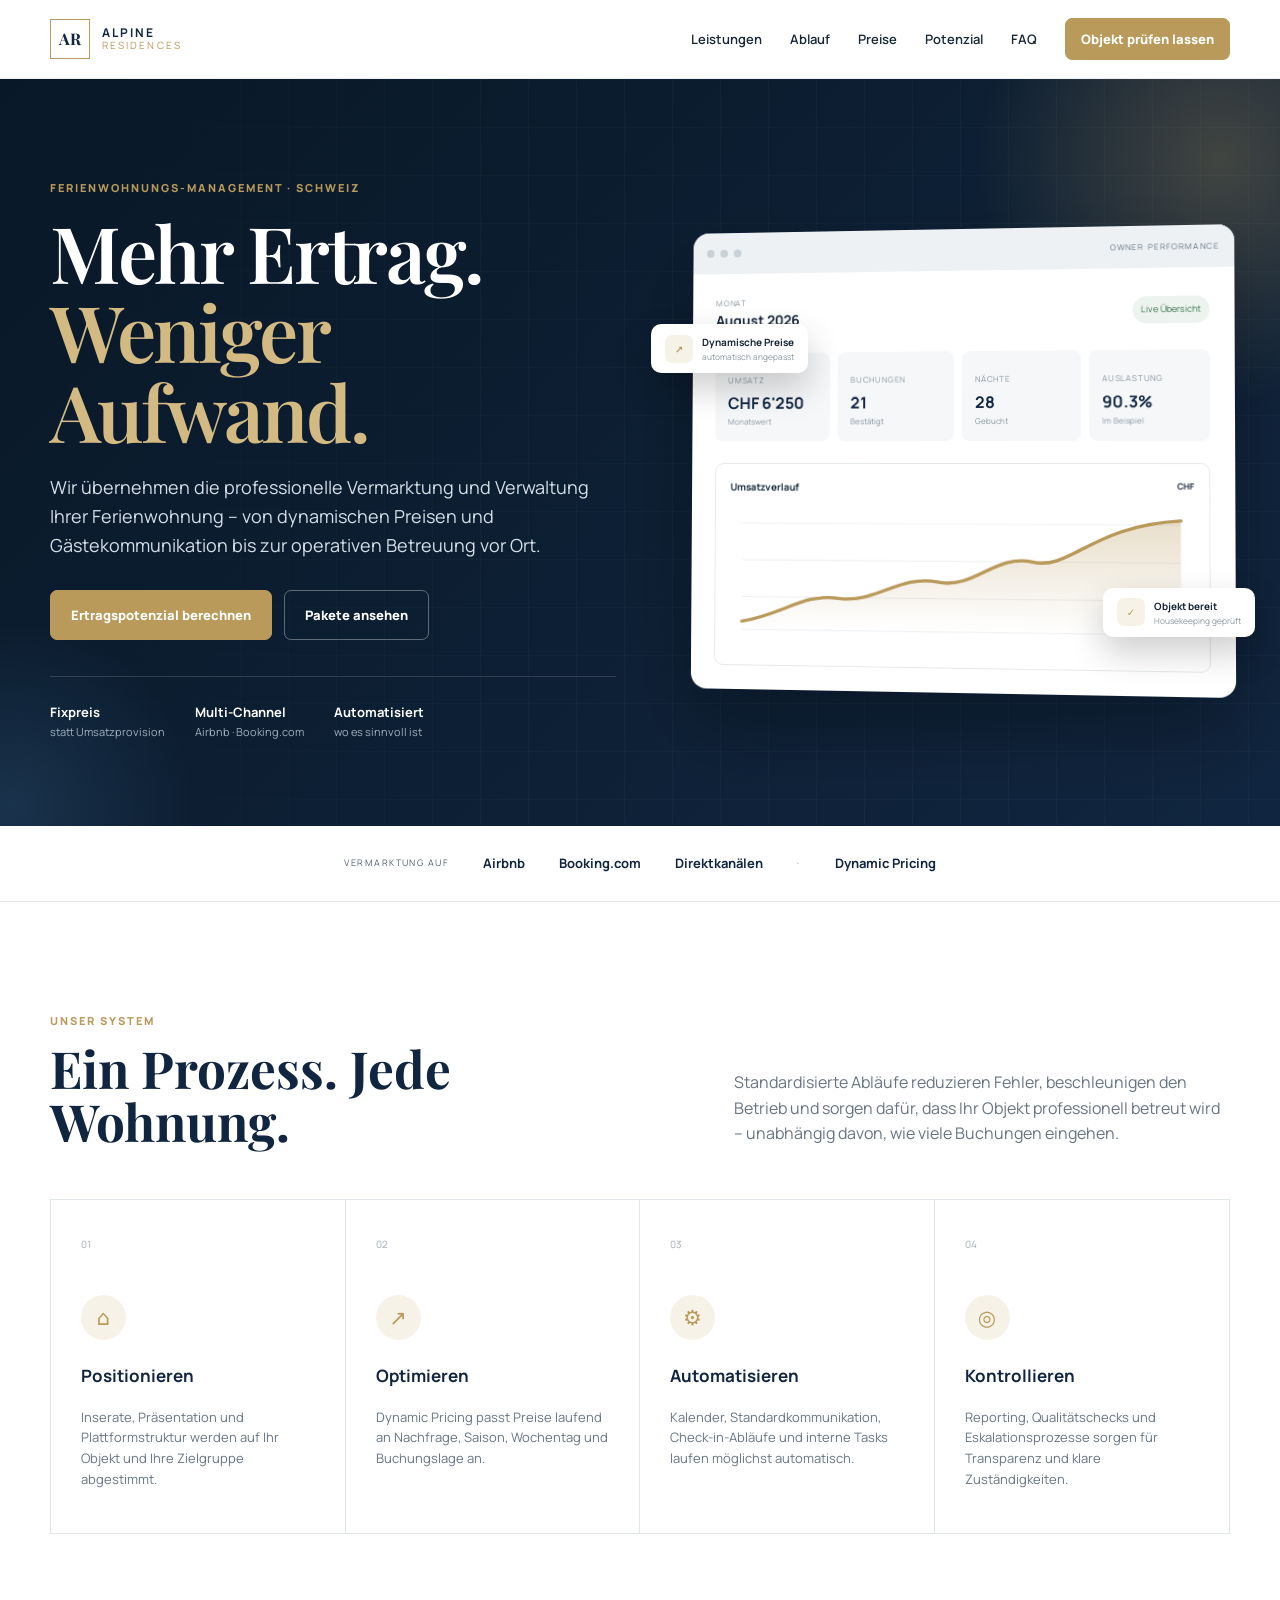
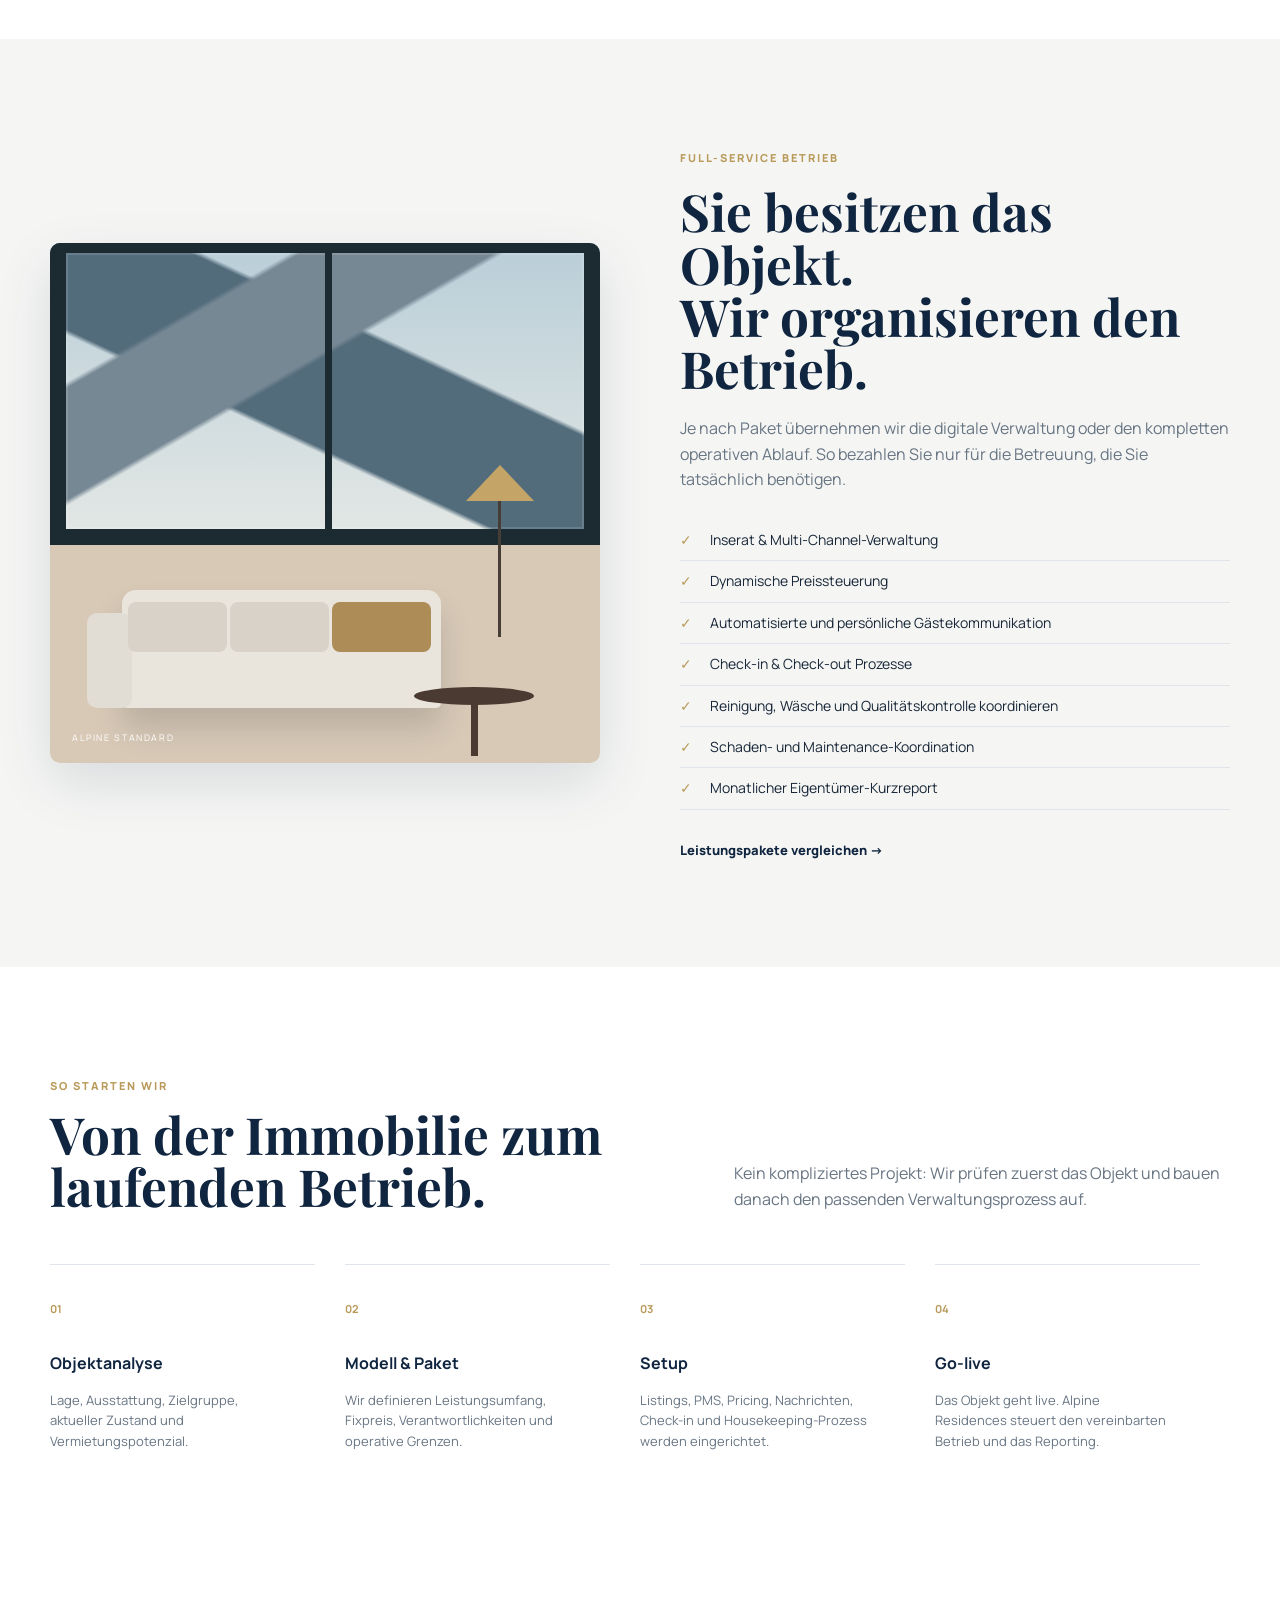
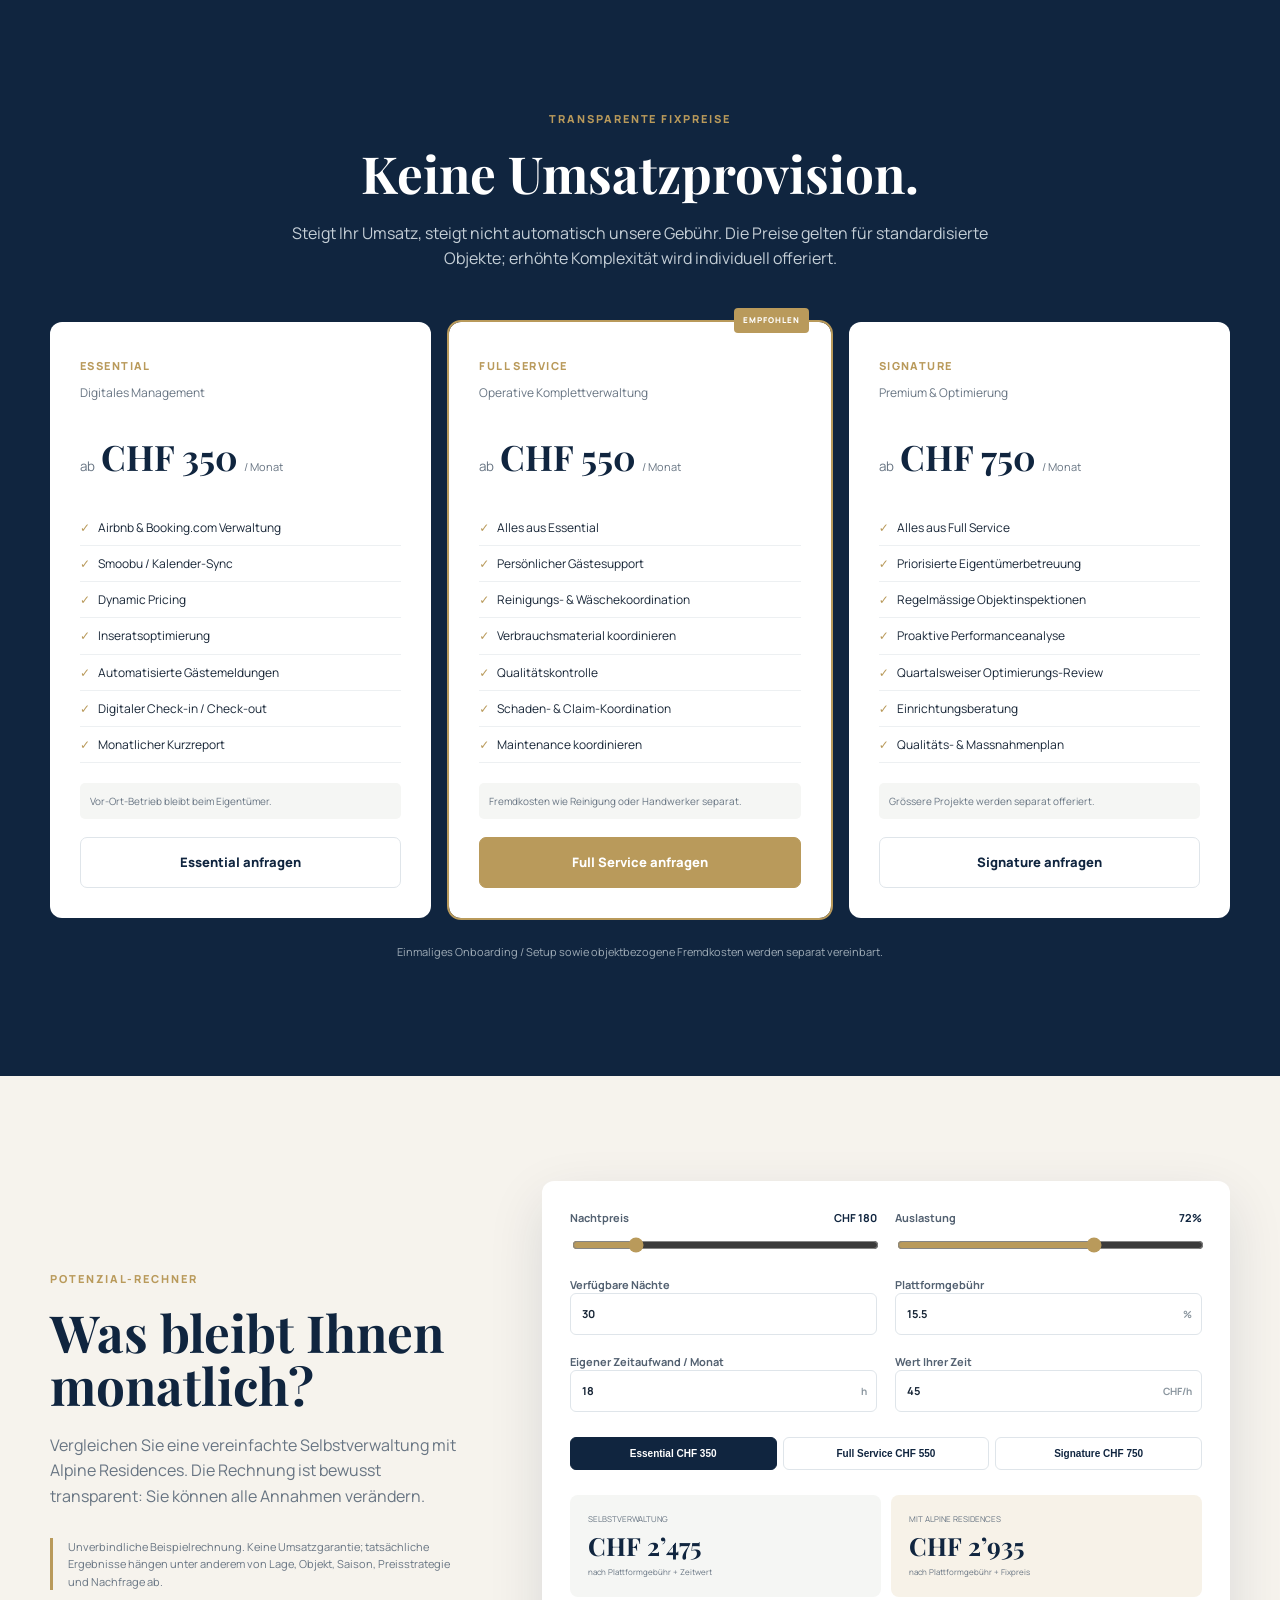
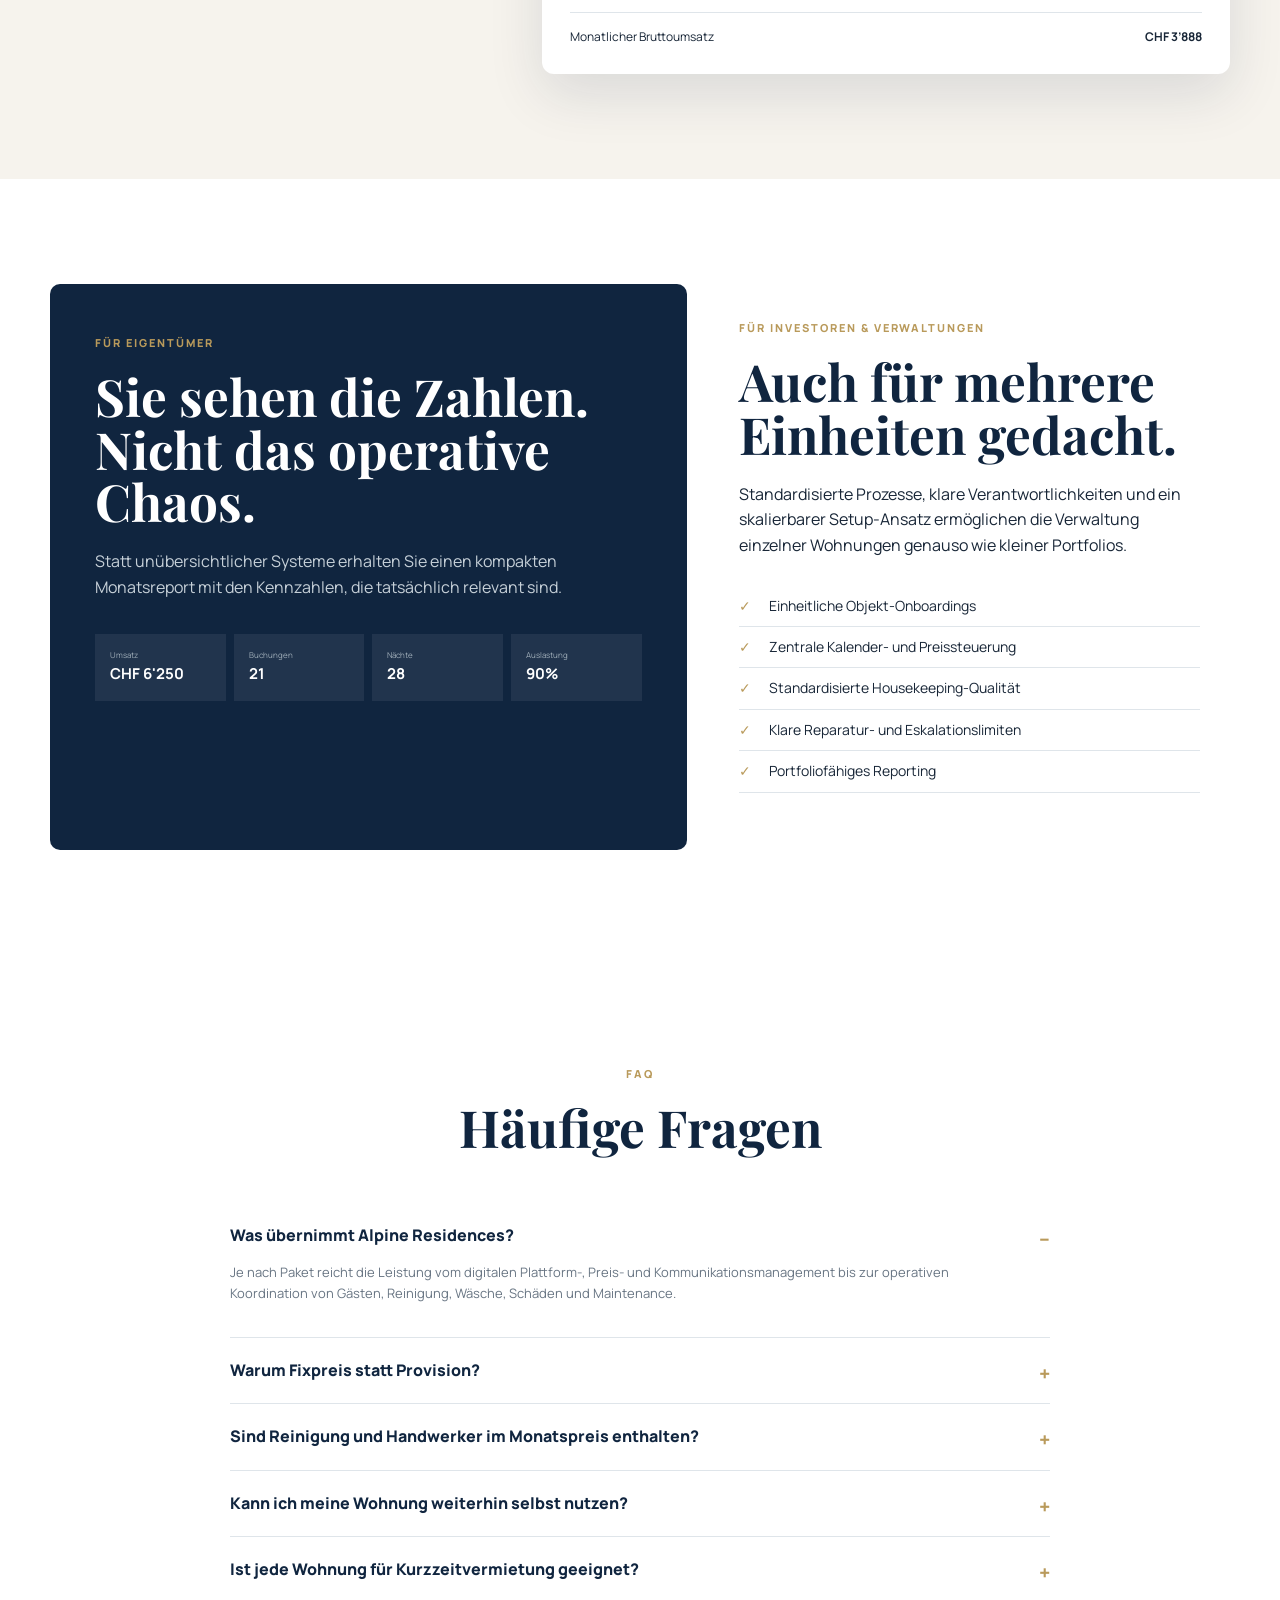
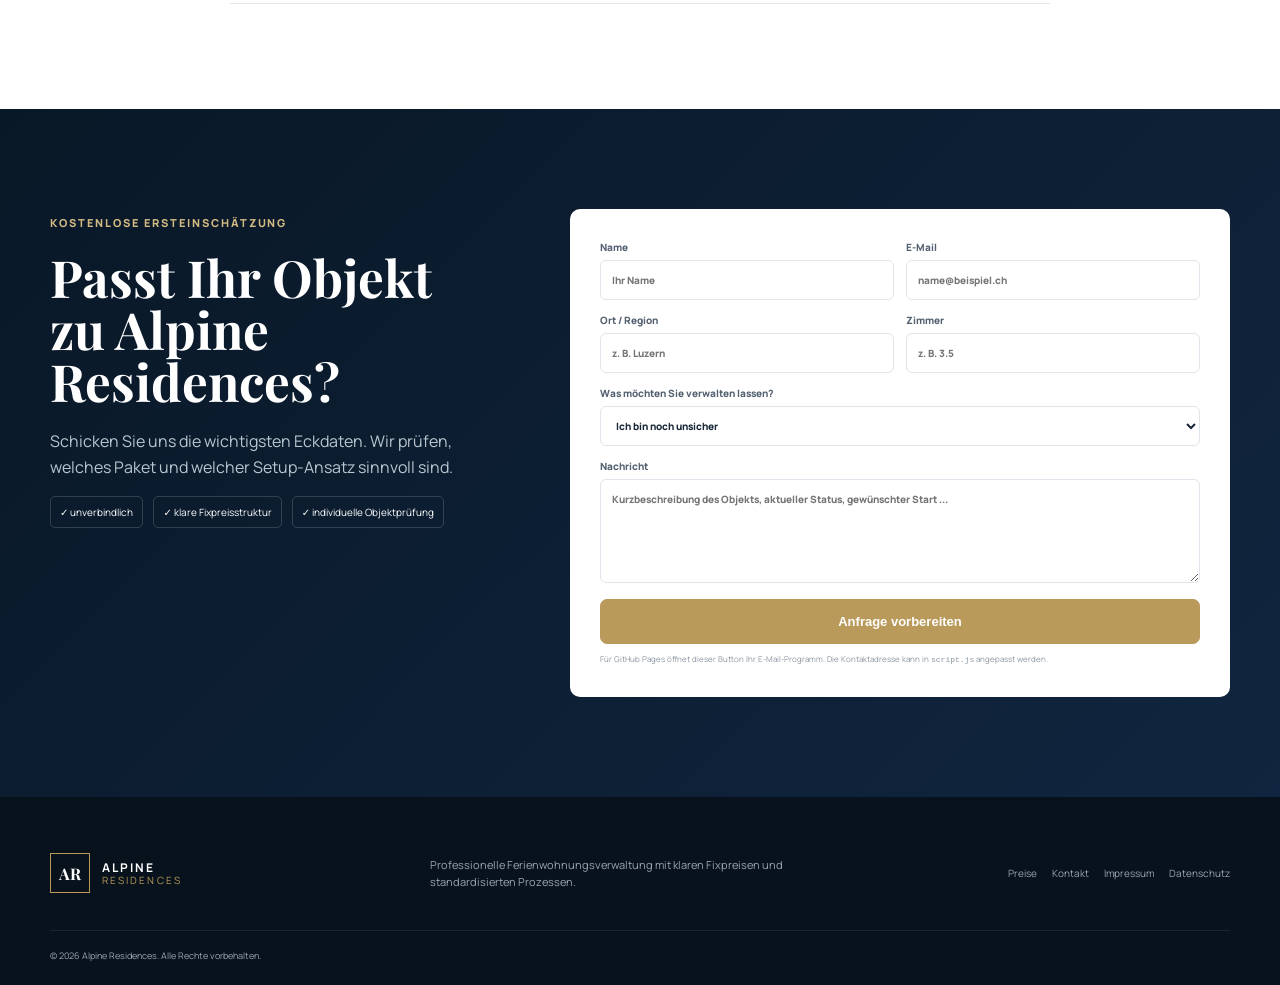
<file: index.html>
<!doctype html>
<html lang="de">
<head>
  <meta charset="utf-8" />
  <meta name="viewport" content="width=device-width, initial-scale=1" />
  <meta name="description" content="Alpine Residences – professionelle Verwaltung von Ferienwohnungen und Kurzzeitvermietung in der Schweiz. Fixpreise statt Umsatzprovision." />
  <title>Alpine Residences | Ferienwohnungs-Management Schweiz</title>
  <link rel="preconnect" href="https://fonts.googleapis.com">
  <link rel="preconnect" href="https://fonts.gstatic.com" crossorigin>
  <link href="https://fonts.googleapis.com/css2?family=Manrope:wght@400;500;600;700;800&family=Playfair+Display:wght@600;700&display=swap" rel="stylesheet">
  <link rel="stylesheet" href="styles.css" />
</head>
<body>
  <header class="nav-wrap">
    <nav class="nav container">
      <a class="brand" href="#top" aria-label="Alpine Residences Startseite">
        <span class="brand-mark">AR</span>
        <span><b>ALPINE</b><em>RESIDENCES</em></span>
      </a>
      <button class="menu-btn" aria-label="Menü öffnen" aria-expanded="false">☰</button>
      <div class="nav-links">
        <a href="#leistungen">Leistungen</a>
        <a href="#ablauf">Ablauf</a>
        <a href="#preise">Preise</a>
        <a href="#rechner">Potenzial</a>
        <a href="#faq">FAQ</a>
        <a class="btn btn-sm" href="#kontakt">Objekt prüfen lassen</a>
      </div>
    </nav>
  </header>

  <main id="top">
    <section class="hero">
      <div class="hero-orb orb-a"></div><div class="hero-orb orb-b"></div>
      <div class="container hero-grid">
        <div class="hero-copy reveal">
          <div class="eyebrow">FERIENWOHNUNGS-MANAGEMENT · SCHWEIZ</div>
          <h1>Mehr Ertrag.<br><span>Weniger Aufwand.</span></h1>
          <p>Wir übernehmen die professionelle Vermarktung und Verwaltung Ihrer Ferienwohnung – von dynamischen Preisen und Gästekommunikation bis zur operativen Betreuung vor Ort.</p>
          <div class="hero-actions">
            <a class="btn" href="#rechner">Ertragspotenzial berechnen</a>
            <a class="btn btn-ghost" href="#preise">Pakete ansehen</a>
          </div>
          <div class="trust-row">
            <div><strong>Fixpreis</strong><span>statt Umsatzprovision</span></div>
            <div><strong>Multi-Channel</strong><span>Airbnb · Booking.com</span></div>
            <div><strong>Automatisiert</strong><span>wo es sinnvoll ist</span></div>
          </div>
        </div>
        <div class="hero-panel reveal delay-1">
          <div class="mock-window">
            <div class="mock-top"><span></span><span></span><span></span><small>OWNER PERFORMANCE</small></div>
            <div class="mock-body">
              <div class="mock-title"><div><small>MONAT</small><b>August 2026</b></div><span class="badge">Live Übersicht</span></div>
              <div class="metric-grid">
                <div class="metric"><small>UMSATZ</small><b>CHF 6'250</b><i>Monatswert</i></div>
                <div class="metric"><small>BUCHUNGEN</small><b>21</b><i>Bestätigt</i></div>
                <div class="metric"><small>NÄCHTE</small><b>28</b><i>Gebucht</i></div>
                <div class="metric"><small>AUSLASTUNG</small><b>90.3%</b><i>Im Beispiel</i></div>
              </div>
              <div class="chart-card">
                <div class="chart-head"><span>Umsatzverlauf</span><small>CHF</small></div>
                <svg viewBox="0 0 560 180" role="img" aria-label="Beispielhafte Umsatzkurve">
                  <defs><linearGradient id="area" x1="0" y1="0" x2="0" y2="1"><stop offset="0" stop-color="#b99a5b" stop-opacity=".32"/><stop offset="1" stop-color="#b99a5b" stop-opacity="0"/></linearGradient></defs>
                  <path class="gridline" d="M15 35H545M15 80H545M15 125H545M15 165H545"/>
                  <path class="area" d="M15 155 C70 145,90 120,135 126 S210 96,255 105 S325 70,370 80 S440 36,545 30 L545 165 L15 165Z"/>
                  <path class="line" d="M15 155 C70 145,90 120,135 126 S210 96,255 105 S325 70,370 80 S440 36,545 30"/>
                </svg>
              </div>
            </div>
          </div>
          <div class="floating-card fc-1"><span>↗</span><div><b>Dynamische Preise</b><small>automatisch angepasst</small></div></div>
          <div class="floating-card fc-2"><span>✓</span><div><b>Objekt bereit</b><small>Housekeeping geprüft</small></div></div>
        </div>
      </div>
    </section>

    <section class="logo-strip">
      <div class="container"><span>VERMARKTUNG AUF</span><b>Airbnb</b><b>Booking.com</b><b>Direktkanälen</b><span>·</span><b>Dynamic Pricing</b></div>
    </section>

    <section class="section" id="leistungen">
      <div class="container">
        <div class="section-head reveal"><div><span class="eyebrow">UNSER SYSTEM</span><h2>Ein Prozess. Jede Wohnung.</h2></div><p>Standardisierte Abläufe reduzieren Fehler, beschleunigen den Betrieb und sorgen dafür, dass Ihr Objekt professionell betreut wird – unabhängig davon, wie viele Buchungen eingehen.</p></div>
        <div class="system-grid">
          <article class="system-card reveal"><span>01</span><div class="icon">⌂</div><h3>Positionieren</h3><p>Inserate, Präsentation und Plattformstruktur werden auf Ihr Objekt und Ihre Zielgruppe abgestimmt.</p></article>
          <article class="system-card reveal delay-1"><span>02</span><div class="icon">↗</div><h3>Optimieren</h3><p>Dynamic Pricing passt Preise laufend an Nachfrage, Saison, Wochentag und Buchungslage an.</p></article>
          <article class="system-card reveal delay-2"><span>03</span><div class="icon">⚙</div><h3>Automatisieren</h3><p>Kalender, Standardkommunikation, Check-in-Abläufe und interne Tasks laufen möglichst automatisch.</p></article>
          <article class="system-card reveal delay-3"><span>04</span><div class="icon">◎</div><h3>Kontrollieren</h3><p>Reporting, Qualitätschecks und Eskalationsprozesse sorgen für Transparenz und klare Zuständigkeiten.</p></article>
        </div>
      </div>
    </section>

    <section class="section split-section">
      <div class="container split-grid">
        <div class="visual-panel reveal">
          <div class="apartment-visual">
            <div class="mountain"></div>
            <div class="window-frame"></div>
            <div class="sofa"><i></i><i></i><i></i></div>
            <div class="table"></div>
            <div class="lamp"></div>
            <div class="caption">ALPINE STANDARD</div>
          </div>
        </div>
        <div class="split-copy reveal delay-1">
          <span class="eyebrow">FULL-SERVICE BETRIEB</span>
          <h2>Sie besitzen das Objekt.<br>Wir organisieren den Betrieb.</h2>
          <p>Je nach Paket übernehmen wir die digitale Verwaltung oder den kompletten operativen Ablauf. So bezahlen Sie nur für die Betreuung, die Sie tatsächlich benötigen.</p>
          <ul class="check-list">
            <li>Inserat & Multi-Channel-Verwaltung</li>
            <li>Dynamische Preissteuerung</li>
            <li>Automatisierte und persönliche Gästekommunikation</li>
            <li>Check-in & Check-out Prozesse</li>
            <li>Reinigung, Wäsche und Qualitätskontrolle koordinieren</li>
            <li>Schaden- und Maintenance-Koordination</li>
            <li>Monatlicher Eigentümer-Kurzreport</li>
          </ul>
          <a href="#preise" class="text-link">Leistungspakete vergleichen →</a>
        </div>
      </div>
    </section>

    <section class="section process" id="ablauf">
      <div class="container">
        <div class="section-head reveal"><div><span class="eyebrow">SO STARTEN WIR</span><h2>Von der Immobilie zum laufenden Betrieb.</h2></div><p>Kein kompliziertes Projekt: Wir prüfen zuerst das Objekt und bauen danach den passenden Verwaltungsprozess auf.</p></div>
        <div class="steps">
          <div class="step reveal"><b>01</b><h3>Objektanalyse</h3><p>Lage, Ausstattung, Zielgruppe, aktueller Zustand und Vermietungspotenzial.</p></div>
          <div class="step reveal delay-1"><b>02</b><h3>Modell & Paket</h3><p>Wir definieren Leistungsumfang, Fixpreis, Verantwortlichkeiten und operative Grenzen.</p></div>
          <div class="step reveal delay-2"><b>03</b><h3>Setup</h3><p>Listings, PMS, Pricing, Nachrichten, Check-in und Housekeeping-Prozess werden eingerichtet.</p></div>
          <div class="step reveal delay-3"><b>04</b><h3>Go-live</h3><p>Das Objekt geht live. Alpine Residences steuert den vereinbarten Betrieb und das Reporting.</p></div>
        </div>
      </div>
    </section>

    <section class="section pricing" id="preise">
      <div class="container">
        <div class="center-head reveal"><span class="eyebrow">TRANSPARENTE FIXPREISE</span><h2>Keine Umsatzprovision.</h2><p>Steigt Ihr Umsatz, steigt nicht automatisch unsere Gebühr. Die Preise gelten für standardisierte Objekte; erhöhte Komplexität wird individuell offeriert.</p></div>
        <div class="pricing-grid">
          <article class="price-card reveal">
            <div class="plan-top"><span>ESSENTIAL</span><p>Digitales Management</p></div><div class="price"><small>ab</small><b>CHF 350</b><span>/ Monat</span></div>
            <ul><li>Airbnb & Booking.com Verwaltung</li><li>Smoobu / Kalender-Sync</li><li>Dynamic Pricing</li><li>Inseratsoptimierung</li><li>Automatisierte Gästemeldungen</li><li>Digitaler Check-in / Check-out</li><li>Monatlicher Kurzreport</li></ul>
            <div class="not-included">Vor-Ort-Betrieb bleibt beim Eigentümer.</div><a class="btn btn-outline" href="#kontakt">Essential anfragen</a>
          </article>
          <article class="price-card featured reveal delay-1">
            <div class="popular">EMPFOHLEN</div><div class="plan-top"><span>FULL SERVICE</span><p>Operative Komplettverwaltung</p></div><div class="price"><small>ab</small><b>CHF 550</b><span>/ Monat</span></div>
            <ul><li>Alles aus Essential</li><li>Persönlicher Gästesupport</li><li>Reinigungs- & Wäschekoordination</li><li>Verbrauchsmaterial koordinieren</li><li>Qualitätskontrolle</li><li>Schaden- & Claim-Koordination</li><li>Maintenance koordinieren</li></ul>
            <div class="not-included">Fremdkosten wie Reinigung oder Handwerker separat.</div><a class="btn" href="#kontakt">Full Service anfragen</a>
          </article>
          <article class="price-card reveal delay-2">
            <div class="plan-top"><span>SIGNATURE</span><p>Premium & Optimierung</p></div><div class="price"><small>ab</small><b>CHF 750</b><span>/ Monat</span></div>
            <ul><li>Alles aus Full Service</li><li>Priorisierte Eigentümerbetreuung</li><li>Regelmässige Objektinspektionen</li><li>Proaktive Performanceanalyse</li><li>Quartalsweiser Optimierungs-Review</li><li>Einrichtungsberatung</li><li>Qualitäts- & Massnahmenplan</li></ul>
            <div class="not-included">Grössere Projekte werden separat offeriert.</div><a class="btn btn-outline" href="#kontakt">Signature anfragen</a>
          </article>
        </div>
        <p class="price-note">Einmaliges Onboarding / Setup sowie objektbezogene Fremdkosten werden separat vereinbart.</p>
      </div>
    </section>

    <section class="section calculator-section" id="rechner">
      <div class="container calc-grid">
        <div class="calc-copy reveal">
          <span class="eyebrow">POTENZIAL-RECHNER</span><h2>Was bleibt Ihnen monatlich?</h2>
          <p>Vergleichen Sie eine vereinfachte Selbstverwaltung mit Alpine Residences. Die Rechnung ist bewusst transparent: Sie können alle Annahmen verändern.</p>
          <div class="calc-disclaimer">Unverbindliche Beispielrechnung. Keine Umsatzgarantie; tatsächliche Ergebnisse hängen unter anderem von Lage, Objekt, Saison, Preisstrategie und Nachfrage ab.</div>
        </div>
        <div class="calculator reveal delay-1">
          <div class="control-grid">
            <label>Nachtpreis <strong id="nightPriceVal">CHF 180</strong><input id="nightPrice" type="range" min="80" max="600" step="5" value="180"></label>
            <label>Auslastung <strong id="occupancyVal">72%</strong><input id="occupancy" type="range" min="20" max="100" value="72"></label>
            <label>Verfügbare Nächte <input id="available" type="number" min="1" max="31" value="30"></label>
            <label>Plattformgebühr <div class="suffix-input"><input id="platformFee" type="number" min="0" max="30" step="0.5" value="15.5"><span>%</span></div></label>
            <label>Eigener Zeitaufwand / Monat <div class="suffix-input"><input id="hours" type="number" min="0" max="80" value="18"><span>h</span></div></label>
            <label>Wert Ihrer Zeit <div class="suffix-input"><input id="hourRate" type="number" min="0" max="200" value="45"><span>CHF/h</span></div></label>
          </div>
          <div class="package-select"><button data-fee="350" class="active">Essential CHF 350</button><button data-fee="550">Full Service CHF 550</button><button data-fee="750">Signature CHF 750</button></div>
          <div class="result-grid">
            <div class="result-card"><span>SELBSTVERWALTUNG</span><b id="selfNet">CHF 0</b><small>nach Plattformgebühr + Zeitwert</small></div>
            <div class="result-card gold"><span>MIT ALPINE RESIDENCES</span><b id="managedNet">CHF 0</b><small>nach Plattformgebühr + Fixpreis</small></div>
          </div>
          <div class="calc-summary"><span>Monatlicher Bruttoumsatz</span><b id="grossRevenue">CHF 0</b></div>
        </div>
      </div>
    </section>

    <section class="section owner-section">
      <div class="container owner-grid">
        <div class="owner-card reveal"><span class="eyebrow">FÜR EIGENTÜMER</span><h2>Sie sehen die Zahlen.<br>Nicht das operative Chaos.</h2><p>Statt unübersichtlicher Systeme erhalten Sie einen kompakten Monatsreport mit den Kennzahlen, die tatsächlich relevant sind.</p><div class="owner-metrics"><div><small>Umsatz</small><b>CHF 6'250</b></div><div><small>Buchungen</small><b>21</b></div><div><small>Nächte</small><b>28</b></div><div><small>Auslastung</small><b>90%</b></div></div></div>
        <div class="owner-copy reveal delay-1"><span class="eyebrow">FÜR INVESTOREN & VERWALTUNGEN</span><h2>Auch für mehrere Einheiten gedacht.</h2><p>Standardisierte Prozesse, klare Verantwortlichkeiten und ein skalierbarer Setup-Ansatz ermöglichen die Verwaltung einzelner Wohnungen genauso wie kleiner Portfolios.</p><ul class="check-list"><li>Einheitliche Objekt-Onboardings</li><li>Zentrale Kalender- und Preissteuerung</li><li>Standardisierte Housekeeping-Qualität</li><li>Klare Reparatur- und Eskalationslimiten</li><li>Portfoliofähiges Reporting</li></ul></div>
      </div>
    </section>

    <section class="section faq" id="faq">
      <div class="container narrow">
        <div class="center-head reveal"><span class="eyebrow">FAQ</span><h2>Häufige Fragen</h2></div>
        <details open><summary>Was übernimmt Alpine Residences?</summary><p>Je nach Paket reicht die Leistung vom digitalen Plattform-, Preis- und Kommunikationsmanagement bis zur operativen Koordination von Gästen, Reinigung, Wäsche, Schäden und Maintenance.</p></details>
        <details><summary>Warum Fixpreis statt Provision?</summary><p>Unser Modell trennt Verwaltungsleistung und Objektumsatz. Dadurch steigt Ihre Managementgebühr nicht automatisch, nur weil das Objekt mehr Umsatz erzielt. Bei aussergewöhnlicher Komplexität wird der Fixpreis objektspezifisch angepasst.</p></details>
        <details><summary>Sind Reinigung und Handwerker im Monatspreis enthalten?</summary><p>Nein. Die Koordination kann je nach Paket enthalten sein; tatsächliche Fremdkosten wie Reinigung, Wäscherei, Verbrauchsmaterial, Ersatzteile oder Handwerker trägt das Objekt bzw. der Eigentümer gemäss Vereinbarung.</p></details>
        <details><summary>Kann ich meine Wohnung weiterhin selbst nutzen?</summary><p>Das ist grundsätzlich möglich, sofern Eigennutzung und Verfügbarkeiten im Voraus in den vereinbarten Kalenderprozess integriert werden.</p></details>
        <details><summary>Ist jede Wohnung für Kurzzeitvermietung geeignet?</summary><p>Nein. Vor dem Start sollten Miet-/Eigentumsverhältnisse, Hausordnung, lokale Vorgaben, Bewilligungen, touristische Meldepflichten und die Wirtschaftlichkeit des konkreten Objekts geprüft werden.</p></details>
      </div>
    </section>

    <section class="contact-section" id="kontakt">
      <div class="container contact-grid">
        <div><span class="eyebrow light">KOSTENLOSE ERSTEINSCHÄTZUNG</span><h2>Passt Ihr Objekt zu Alpine Residences?</h2><p>Schicken Sie uns die wichtigsten Eckdaten. Wir prüfen, welches Paket und welcher Setup-Ansatz sinnvoll sind.</p><div class="contact-points"><span>✓ unverbindlich</span><span>✓ klare Fixpreisstruktur</span><span>✓ individuelle Objektprüfung</span></div></div>
        <form id="contactForm" class="contact-form">
          <div class="form-row"><label>Name<input name="name" required placeholder="Ihr Name"></label><label>E-Mail<input name="email" type="email" required placeholder="name@beispiel.ch"></label></div>
          <div class="form-row"><label>Ort / Region<input name="location" placeholder="z. B. Luzern"></label><label>Zimmer<input name="rooms" placeholder="z. B. 3.5"></label></div>
          <label>Was möchten Sie verwalten lassen?<select name="package"><option>Ich bin noch unsicher</option><option>Essential</option><option>Full Service</option><option>Signature</option></select></label>
          <label>Nachricht<textarea name="message" rows="5" placeholder="Kurzbeschreibung des Objekts, aktueller Status, gewünschter Start ..."></textarea></label>
          <button class="btn" type="submit">Anfrage vorbereiten</button><small id="formHint">Für GitHub Pages öffnet dieser Button Ihr E-Mail-Programm. Die Kontaktadresse kann in <code>script.js</code> angepasst werden.</small>
        </form>
      </div>
    </section>
  </main>

  <footer><div class="container footer-grid"><div class="brand footer-brand"><span class="brand-mark">AR</span><span><b>ALPINE</b><em>RESIDENCES</em></span></div><p>Professionelle Ferienwohnungsverwaltung mit klaren Fixpreisen und standardisierten Prozessen.</p><div class="footer-links"><a href="#preise">Preise</a><a href="#kontakt">Kontakt</a><a href="impressum.html">Impressum</a><a href="datenschutz.html">Datenschutz</a></div></div><div class="container copyright">© <span id="year"></span> Alpine Residences. Alle Rechte vorbehalten.</div></footer>

  <script src="script.js"></script>
</body>
</html>
</file>
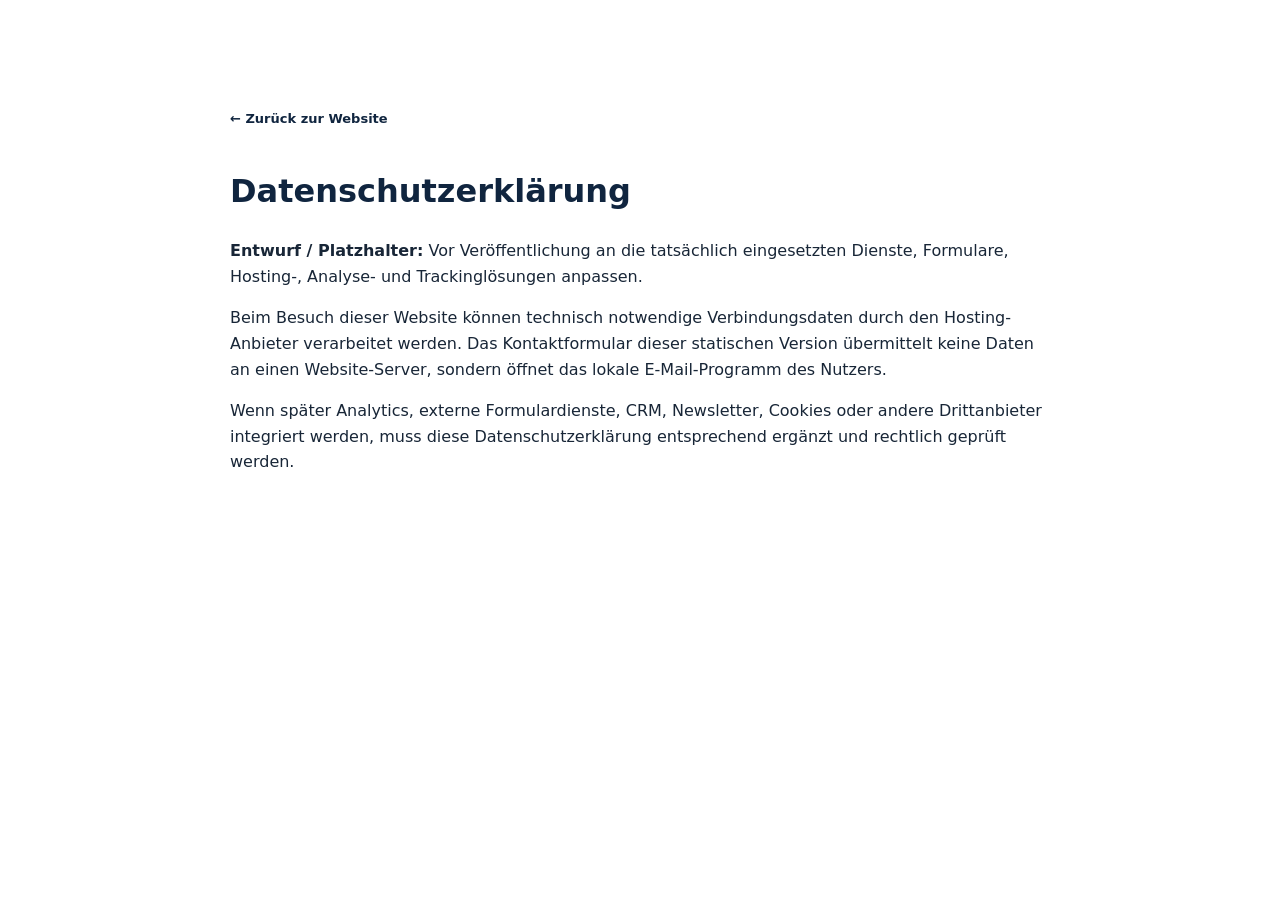
<file: datenschutz.html>
<!doctype html><html lang="de"><head><meta charset="utf-8"><meta name="viewport" content="width=device-width,initial-scale=1"><title>Datenschutz | Alpine Residences</title><link rel="stylesheet" href="styles.css"></head><body><main class="section"><div class="container narrow"><a href="index.html" class="text-link">← Zurück zur Website</a><h1 style="color:#10253f;margin-top:35px">Datenschutzerklärung</h1><p><b>Entwurf / Platzhalter:</b> Vor Veröffentlichung an die tatsächlich eingesetzten Dienste, Formulare, Hosting-, Analyse- und Trackinglösungen anpassen.</p><p>Beim Besuch dieser Website können technisch notwendige Verbindungsdaten durch den Hosting-Anbieter verarbeitet werden. Das Kontaktformular dieser statischen Version übermittelt keine Daten an einen Website-Server, sondern öffnet das lokale E-Mail-Programm des Nutzers.</p><p>Wenn später Analytics, externe Formulardienste, CRM, Newsletter, Cookies oder andere Drittanbieter integriert werden, muss diese Datenschutzerklärung entsprechend ergänzt und rechtlich geprüft werden.</p></div></main></body></html>
</file>
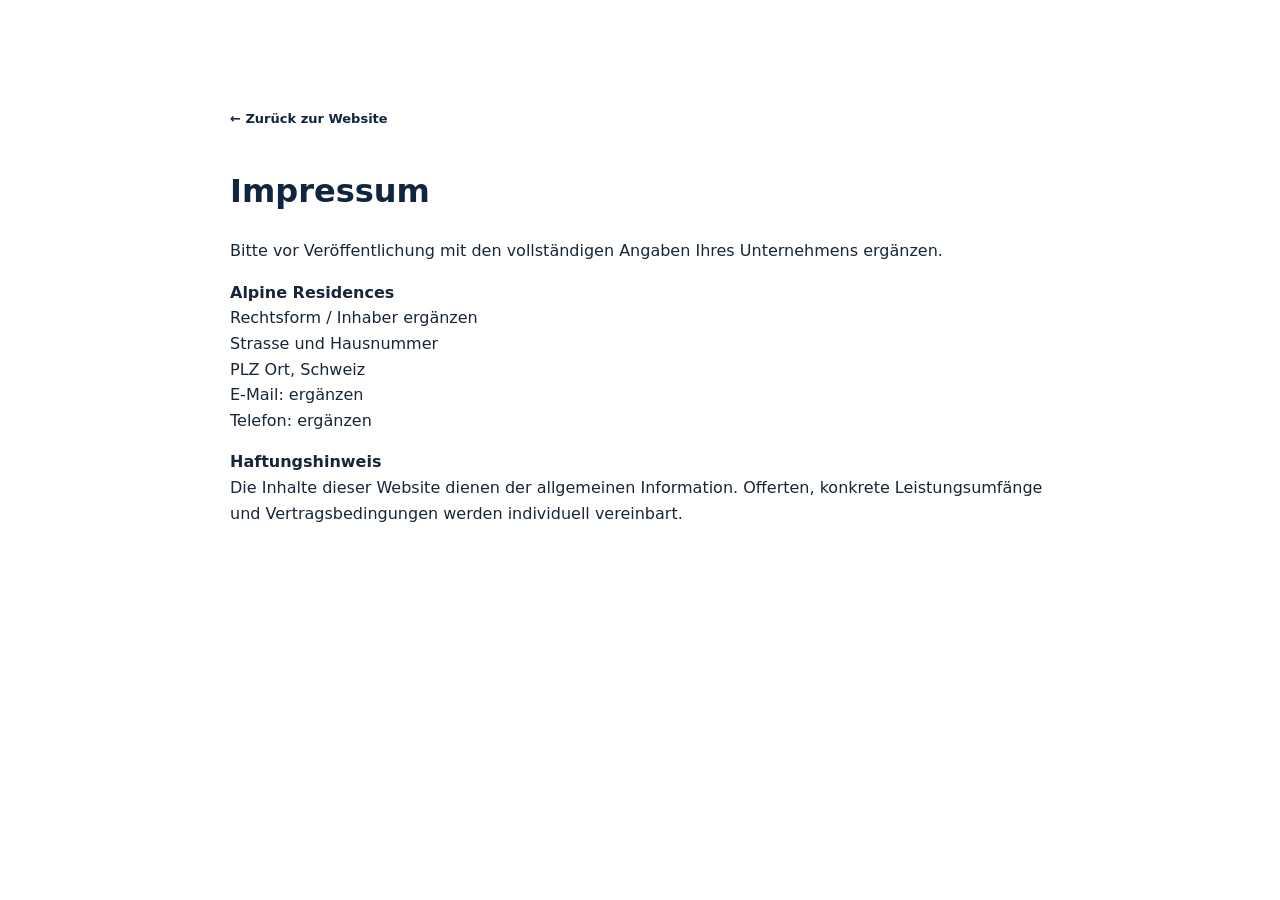
<file: impressum.html>
<!doctype html><html lang="de"><head><meta charset="utf-8"><meta name="viewport" content="width=device-width,initial-scale=1"><title>Impressum | Alpine Residences</title><link rel="stylesheet" href="styles.css"></head><body><main class="section"><div class="container narrow"><a href="index.html" class="text-link">← Zurück zur Website</a><h1 style="color:#10253f;margin-top:35px">Impressum</h1><p>Bitte vor Veröffentlichung mit den vollständigen Angaben Ihres Unternehmens ergänzen.</p><p><b>Alpine Residences</b><br>Rechtsform / Inhaber ergänzen<br>Strasse und Hausnummer<br>PLZ Ort, Schweiz<br>E-Mail: ergänzen<br>Telefon: ergänzen</p><p><b>Haftungshinweis</b><br>Die Inhalte dieser Website dienen der allgemeinen Information. Offerten, konkrete Leistungsumfänge und Vertragsbedingungen werden individuell vereinbart.</p></div></main></body></html>
</file>
<file: styles.css>
:root{--navy:#10253f;--navy2:#091827;--gold:#b99a5b;--gold2:#d3ba83;--ink:#182637;--muted:#687583;--line:#dfe5ea;--light:#f5f6f4;--cream:#f7f2e8;--white:#fff;--shadow:0 20px 55px rgba(16,37,63,.12)}*{box-sizing:border-box}html{scroll-behavior:smooth}body{margin:0;font-family:Manrope,system-ui,sans-serif;color:var(--ink);background:#fff;line-height:1.6}a{text-decoration:none;color:inherit}.container{width:min(1180px,calc(100% - 40px));margin:auto}.nav-wrap{position:sticky;top:0;z-index:50;background:rgba(255,255,255,.91);backdrop-filter:blur(18px);border-bottom:1px solid rgba(16,37,63,.08)}.nav{height:78px;display:flex;align-items:center;justify-content:space-between}.brand{display:flex;align-items:center;gap:12px;color:var(--navy);letter-spacing:.13em}.brand-mark{width:40px;height:40px;border:1px solid var(--gold);display:grid;place-items:center;font-family:'Playfair Display',serif;font-weight:700;letter-spacing:0}.brand b,.brand em{display:block;font-style:normal;font-size:12px;line-height:1.15}.brand em{color:var(--gold);font-size:10px}.nav-links{display:flex;align-items:center;gap:28px;font-size:13px;font-weight:600}.nav-links>a:not(.btn):hover{color:var(--gold)}.menu-btn{display:none;border:0;background:none;font-size:24px}.btn{display:inline-flex;align-items:center;justify-content:center;padding:14px 20px;border-radius:7px;background:var(--gold);color:#fff;font-weight:800;font-size:13px;border:1px solid var(--gold);transition:.2s}.btn:hover{transform:translateY(-2px);box-shadow:0 10px 25px rgba(185,154,91,.25)}.btn-sm{padding:10px 15px}.btn-ghost{background:transparent;color:#fff;border-color:rgba(255,255,255,.34)}.btn-outline{background:#fff;color:var(--navy);border-color:var(--line)}.eyebrow{font-size:11px;font-weight:800;letter-spacing:.18em;color:var(--gold);text-transform:uppercase}.hero{position:relative;overflow:hidden;background:linear-gradient(135deg,var(--navy2),var(--navy));color:#fff;min-height:720px;display:grid;align-items:center}.hero:after{content:"";position:absolute;inset:0;background-image:linear-gradient(rgba(255,255,255,.025) 1px,transparent 1px),linear-gradient(90deg,rgba(255,255,255,.025) 1px,transparent 1px);background-size:48px 48px;mask-image:linear-gradient(to right,transparent,#000 40%,#000)}.hero-orb{position:absolute;border-radius:50%;filter:blur(3px);opacity:.3}.orb-a{width:520px;height:520px;background:radial-gradient(circle,var(--gold),transparent 67%);right:-200px;top:-180px}.orb-b{width:380px;height:380px;background:radial-gradient(circle,#3b668c,transparent 70%);left:-180px;bottom:-170px}.hero-grid{position:relative;z-index:2;display:grid;grid-template-columns:1.02fr .98fr;gap:70px;align-items:center;padding:100px 0 85px}.hero h1,.section h2,.contact-section h2{font-family:'Playfair Display',serif;line-height:1.02;margin:16px 0 22px}.hero h1{font-size:clamp(48px,6.2vw,78px);font-weight:600;letter-spacing:-.03em}.hero h1 span{color:var(--gold2)}.hero-copy>p{font-size:18px;max-width:620px;color:#d6dee6}.hero-actions{display:flex;gap:12px;margin:30px 0 36px}.trust-row{display:flex;gap:30px;border-top:1px solid rgba(255,255,255,.15);padding-top:25px}.trust-row div{display:flex;flex-direction:column}.trust-row strong{font-size:13px}.trust-row span{font-size:11px;color:#9fb0bf}.hero-panel{position:relative}.mock-window{background:#fff;color:var(--ink);border-radius:16px;box-shadow:0 35px 80px rgba(0,0,0,.3);overflow:hidden;transform:perspective(900px) rotateY(-4deg) rotateX(1deg)}.mock-top{height:42px;background:#eef1f3;display:flex;align-items:center;padding:0 14px;gap:6px}.mock-top>span{width:8px;height:8px;border-radius:50%;background:#cad1d6}.mock-top small{margin-left:auto;color:#667584;font-size:8px;letter-spacing:.14em}.mock-body{padding:24px}.mock-title{display:flex;justify-content:space-between;align-items:center}.mock-title div{display:flex;flex-direction:column}.mock-title small,.metric small{font-size:8px;color:#8995a0;letter-spacing:.1em}.mock-title b{font-size:14px}.badge{font-size:9px;background:#edf4ef;color:#3f7353;padding:6px 8px;border-radius:20px}.metric-grid{display:grid;grid-template-columns:repeat(4,1fr);gap:8px;margin:22px 0}.metric{background:#f5f7f8;padding:13px;border-radius:8px}.metric b{display:block;font-size:16px;color:var(--navy)}.metric i{display:block;font-style:normal;font-size:8px;color:#8995a0}.chart-card{border:1px solid #e5e9ec;border-radius:9px;padding:15px}.chart-head{display:flex;justify-content:space-between;font-size:10px;font-weight:700}.gridline{stroke:#e9ecef;stroke-width:1}.line{fill:none;stroke:var(--gold);stroke-width:4;stroke-linecap:round}.area{fill:url(#area)}.floating-card{position:absolute;background:#fff;color:var(--ink);padding:10px 14px;border-radius:10px;display:flex;align-items:center;gap:9px;box-shadow:0 15px 35px rgba(0,0,0,.2);font-size:10px}.floating-card span{width:28px;height:28px;border-radius:7px;background:var(--cream);display:grid;place-items:center;color:var(--gold);font-weight:900}.floating-card b,.floating-card small{display:block}.floating-card small{color:#8a96a1}.fc-1{left:-35px;top:96px}.fc-2{right:-25px;bottom:55px}.logo-strip{border-bottom:1px solid var(--line);background:#fff}.logo-strip .container{min-height:75px;display:flex;align-items:center;justify-content:center;gap:34px;flex-wrap:wrap;color:#536171}.logo-strip span{font-size:9px;letter-spacing:.16em}.logo-strip b{font-size:13px;color:var(--navy)}.section{padding:105px 0}.section-head{display:grid;grid-template-columns:1fr .82fr;align-items:end;gap:80px;margin-bottom:52px}.section h2,.contact-section h2{font-size:clamp(34px,4vw,52px);color:var(--navy)}.section-head h2{margin:10px 0 0}.section-head p,.center-head p{color:var(--muted);margin:0}.system-grid{display:grid;grid-template-columns:repeat(4,1fr);border:1px solid var(--line)}.system-card{padding:30px;min-height:290px;position:relative;border-right:1px solid var(--line)}.system-card:last-child{border-right:0}.system-card>span{font-size:10px;color:#a1abb3}.system-card .icon{width:45px;height:45px;border-radius:50%;background:var(--cream);display:grid;place-items:center;color:var(--gold);margin:40px 0 22px;font-size:21px}.system-card h3{font-size:17px;color:var(--navy)}.system-card p{font-size:13px;color:var(--muted)}.split-section{background:var(--light)}.split-grid{display:grid;grid-template-columns:1fr 1fr;gap:80px;align-items:center}.apartment-visual{height:520px;border-radius:10px;background:linear-gradient(#dce3e7 0 58%,#d8c9b7 58%);position:relative;overflow:hidden;box-shadow:var(--shadow)}.mountain{position:absolute;left:0;right:0;top:0;height:58%;background:linear-gradient(150deg,transparent 0 24%,#778895 25% 43%,transparent 44%),linear-gradient(205deg,transparent 0 35%,#536c7c 36% 60%,transparent 61%),linear-gradient(#b9ced8,#e4e8e5)}.window-frame{position:absolute;inset:0 0 42% 0;border:16px solid #1c2a31;border-top-width:10px;box-shadow:inset 0 0 0 2px rgba(255,255,255,.12)}.window-frame:after{content:"";position:absolute;left:50%;top:0;bottom:0;width:7px;background:#1c2a31}.sofa{position:absolute;left:13%;bottom:55px;width:58%;height:118px;background:#e9e5dd;border-radius:14px 14px 5px 5px;box-shadow:0 20px 30px rgba(33,40,45,.16)}.sofa:before{content:"";position:absolute;left:-35px;bottom:0;width:45px;height:95px;background:#e2ddd4;border-radius:10px}.sofa i{position:absolute;top:12px;width:31%;height:50px;background:#d8d2c8;border-radius:8px}.sofa i:nth-child(1){left:2%}.sofa i:nth-child(2){left:34%}.sofa i:nth-child(3){left:66%;background:#ad8c58}.table{position:absolute;right:12%;bottom:58px;width:120px;height:18px;background:#4a3a31;border-radius:50%}.table:after{content:"";position:absolute;left:57px;top:14px;width:7px;height:55px;background:#4a3a31}.lamp{position:absolute;right:18%;top:47%;width:3px;height:150px;background:#463d36}.lamp:before{content:"";position:absolute;top:-22px;left:-32px;border-left:34px solid transparent;border-right:34px solid transparent;border-bottom:36px solid #c5a567}.caption{position:absolute;left:22px;bottom:18px;color:#fff;font-size:9px;letter-spacing:.18em}.split-copy p{color:var(--muted);font-size:16px}.check-list{list-style:none;padding:0;margin:27px 0}.check-list li{padding:9px 0 9px 30px;border-bottom:1px solid var(--line);position:relative;font-size:14px}.check-list li:before{content:"✓";position:absolute;left:0;color:var(--gold);font-weight:900}.text-link{color:var(--navy);font-weight:800;font-size:13px}.process{background:#fff}.steps{display:grid;grid-template-columns:repeat(4,1fr)}.step{padding:30px 30px 30px 0;border-top:1px solid var(--line);margin-right:30px}.step b{color:var(--gold);font-size:11px}.step h3{color:var(--navy);font-size:16px;margin:30px 0 8px}.step p{font-size:13px;color:var(--muted)}.pricing{background:var(--navy);color:#fff}.pricing h2{color:#fff}.center-head{text-align:center;max-width:760px;margin:0 auto 50px}.pricing .center-head p{color:#c5cfd7}.pricing-grid{display:grid;grid-template-columns:repeat(3,1fr);gap:18px;align-items:stretch}.price-card{position:relative;background:#fff;color:var(--ink);border-radius:12px;padding:30px;display:flex;flex-direction:column}.price-card.featured{outline:2px solid var(--gold);transform:translateY(-10px)}.popular{position:absolute;right:22px;top:-14px;background:var(--gold);color:#fff;padding:6px 9px;border-radius:4px;font-size:8px;font-weight:800;letter-spacing:.12em}.plan-top span{font-size:11px;color:var(--gold);font-weight:800;letter-spacing:.13em}.plan-top p{margin:5px 0;color:var(--muted);font-size:12px}.price{margin:22px 0 15px;display:flex;align-items:baseline;gap:6px}.price small{color:var(--muted)}.price b{font-family:'Playfair Display',serif;font-size:35px;color:var(--navy)}.price span{font-size:11px;color:var(--muted)}.price-card ul{list-style:none;padding:0;margin:10px 0 20px;flex:1}.price-card li{font-size:12px;padding:8px 0;border-bottom:1px solid #edf0f2}.price-card li:before{content:"✓";color:var(--gold);margin-right:8px}.not-included{font-size:10px;color:var(--muted);background:var(--light);padding:10px;margin-bottom:18px;border-radius:5px}.price-note{text-align:center;color:#9facb7;font-size:11px;margin-top:25px}.calculator-section{background:#f6f3ed}.calc-grid{display:grid;grid-template-columns:.76fr 1.24fr;gap:70px;align-items:center}.calc-copy p{color:var(--muted)}.calc-disclaimer{border-left:3px solid var(--gold);padding-left:15px;font-size:11px;color:var(--muted);margin-top:28px}.calculator{background:#fff;border-radius:12px;padding:28px;box-shadow:var(--shadow)}.control-grid{display:grid;grid-template-columns:repeat(2,1fr);gap:18px}.control-grid label{font-size:11px;font-weight:700;color:#536171}.control-grid label strong{float:right;color:var(--navy)}input,select,textarea{font:inherit}.control-grid input[type=range]{width:100%;accent-color:var(--gold);margin-top:10px}.control-grid input[type=number],.contact-form input,.contact-form select,.contact-form textarea{width:100%;border:1px solid var(--line);border-radius:6px;padding:11px;background:#fff;color:var(--ink);outline:none}.suffix-input{display:flex;align-items:center;position:relative}.suffix-input span{position:absolute;right:10px;color:#8b969f;font-size:10px}.package-select{display:grid;grid-template-columns:repeat(3,1fr);gap:6px;margin:25px 0}.package-select button{border:1px solid var(--line);padding:10px;background:#fff;border-radius:6px;font-size:10px;font-weight:800;color:var(--navy);cursor:pointer}.package-select button.active{background:var(--navy);color:#fff;border-color:var(--navy)}.result-grid{display:grid;grid-template-columns:1fr 1fr;gap:10px}.result-card{background:var(--light);padding:18px;border-radius:8px}.result-card span,.result-card small{display:block;font-size:8px;color:var(--muted)}.result-card b{font-family:'Playfair Display',serif;font-size:25px;color:var(--navy)}.result-card.gold{background:var(--cream)}.calc-summary{display:flex;justify-content:space-between;border-top:1px solid var(--line);margin-top:15px;padding-top:14px;font-size:12px}.owner-section{background:#fff}.owner-grid{display:grid;grid-template-columns:1.1fr .9fr;gap:22px}.owner-card{background:var(--navy);color:#fff;padding:45px;border-radius:10px}.owner-card h2{color:#fff}.owner-card p{color:#c6d0d8}.owner-metrics{display:grid;grid-template-columns:repeat(4,1fr);gap:8px;margin-top:34px}.owner-metrics div{background:rgba(255,255,255,.07);padding:15px}.owner-metrics small,.owner-metrics b{display:block}.owner-metrics small{font-size:8px;color:#9fadb8}.owner-metrics b{font-size:15px}.owner-copy{padding:30px}.narrow{max-width:820px}.faq details{border-bottom:1px solid var(--line);padding:20px 0}.faq summary{cursor:pointer;font-weight:800;color:var(--navy);list-style:none}.faq summary::-webkit-details-marker{display:none}.faq summary:after{content:"+";float:right;color:var(--gold);font-size:20px}.faq details[open] summary:after{content:"–"}.faq details p{color:var(--muted);font-size:13px;max-width:720px}.contact-section{background:linear-gradient(135deg,var(--navy2),var(--navy));color:#fff;padding:100px 0}.contact-grid{display:grid;grid-template-columns:.8fr 1.2fr;gap:80px}.contact-section h2{color:#fff}.contact-section p{color:#bac6cf}.eyebrow.light{color:var(--gold2)}.contact-points{display:flex;flex-wrap:wrap;gap:10px}.contact-points span{font-size:10px;border:1px solid rgba(255,255,255,.16);padding:7px 9px;border-radius:5px}.contact-form{background:#fff;color:var(--ink);padding:30px;border-radius:10px}.form-row{display:grid;grid-template-columns:1fr 1fr;gap:12px}.contact-form label{display:block;font-size:10px;font-weight:800;color:#536171;margin-bottom:12px}.contact-form input,.contact-form select,.contact-form textarea{margin-top:5px}.contact-form .btn{width:100%}.contact-form>small{display:block;color:#8a96a0;font-size:8px;margin-top:9px}footer{background:#07121c;color:#99a7b2;padding:48px 0 22px}.footer-grid{display:grid;grid-template-columns:1fr 1.2fr 1fr;gap:30px;align-items:center}.footer-brand{color:#fff}.footer-grid p{font-size:11px}.footer-links{display:flex;gap:15px;justify-content:flex-end;font-size:10px}.copyright{border-top:1px solid rgba(255,255,255,.08);padding-top:18px;margin-top:28px;font-size:9px}.reveal{opacity:0;transform:translateY(20px);transition:.7s ease}.reveal.visible{opacity:1;transform:none}.delay-1{transition-delay:.08s}.delay-2{transition-delay:.16s}.delay-3{transition-delay:.24s}
@media(max-width:900px){.menu-btn{display:block}.nav-links{display:none;position:absolute;top:78px;left:0;right:0;background:#fff;padding:25px 20px;flex-direction:column;box-shadow:0 20px 30px rgba(0,0,0,.08)}.nav-links.open{display:flex}.hero-grid,.split-grid,.calc-grid,.owner-grid,.contact-grid,.section-head{grid-template-columns:1fr}.hero-grid{gap:45px;padding-top:70px}.hero{min-height:auto}.hero-panel{max-width:650px}.system-grid,.pricing-grid,.steps{grid-template-columns:1fr 1fr}.system-card:nth-child(2){border-right:0}.system-card{border-bottom:1px solid var(--line)}.pricing-grid{gap:14px}.price-card.featured{transform:none}.section-head{gap:20px}.owner-metrics{grid-template-columns:1fr 1fr}.contact-grid{gap:35px}.footer-grid{grid-template-columns:1fr}.footer-links{justify-content:flex-start}}@media(max-width:620px){.container{width:min(100% - 28px,1180px)}.nav{height:68px}.nav-links{top:68px}.hero-grid{padding:55px 0}.hero h1{font-size:46px}.hero-copy>p{font-size:15px}.hero-actions,.trust-row{flex-direction:column}.trust-row{gap:12px}.mock-window{transform:none}.floating-card{display:none}.metric-grid{grid-template-columns:1fr 1fr}.section{padding:72px 0}.system-grid,.pricing-grid,.steps,.control-grid,.result-grid{grid-template-columns:1fr}.system-card{border-right:0}.apartment-visual{height:390px}.package-select{grid-template-columns:1fr}.form-row{grid-template-columns:1fr}.contact-form{padding:20px}.owner-card{padding:28px}.owner-metrics{grid-template-columns:1fr 1fr}.logo-strip .container{gap:15px;padding:16px 0}.logo-strip b{font-size:11px}}
</file>
